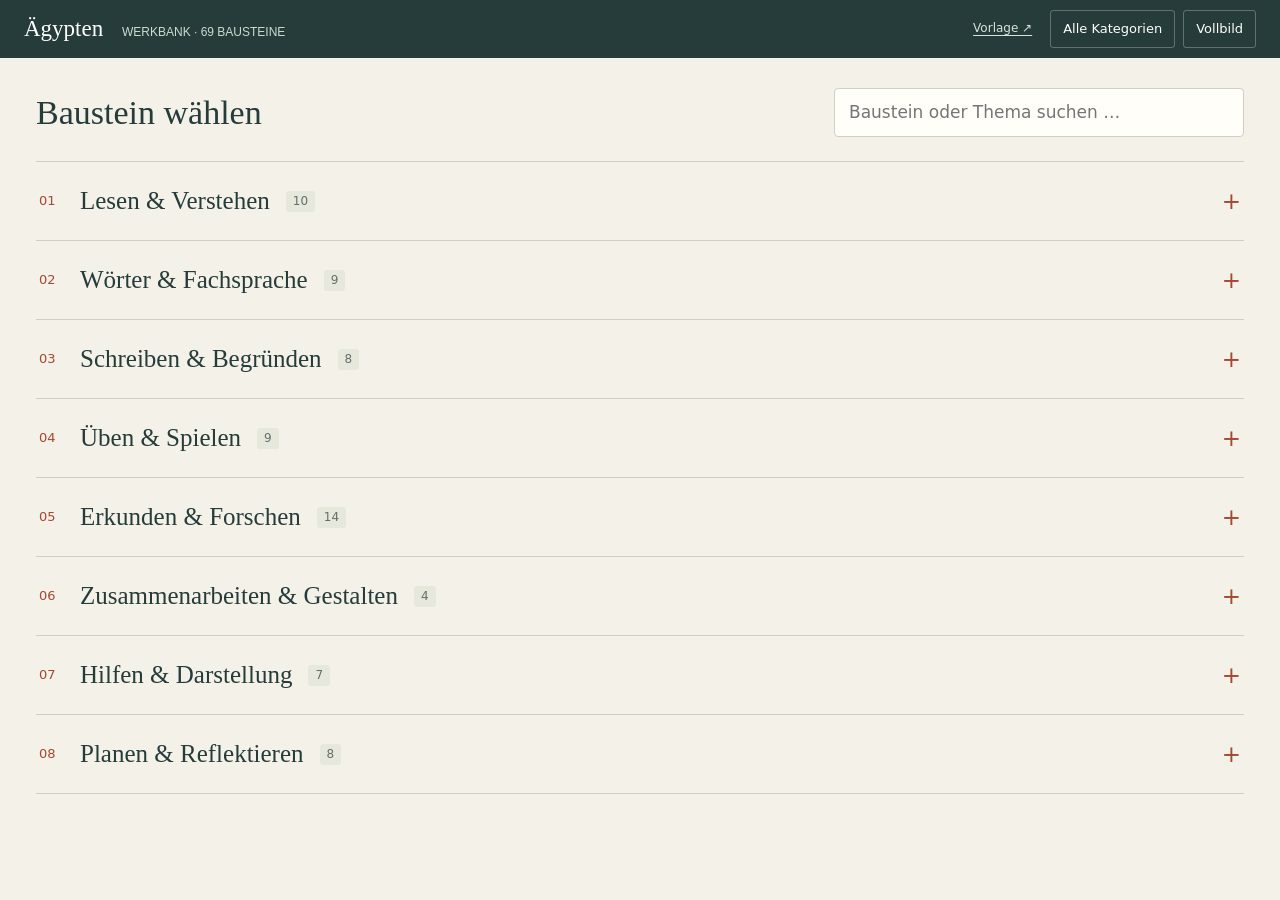
<file: public/index.html>
<!doctype html>
<html lang="de">
<head>
<meta charset="utf-8">
<meta name="viewport" content="width=device-width,initial-scale=1">
<title>Ägypten · Werkbank</title>
<meta name="description" content="69 interaktive Lernbausteine zum alten Ägypten – zum Lesen, Üben, Forschen und Gestalten.">
<link rel="stylesheet" href="css/werkbank.css">
<link rel="icon" href="data:image/svg+xml,%3Csvg xmlns=%27http://www.w3.org/2000/svg%27 viewBox=%270 0 64 64%27%3E%3Crect width=%2764%27 height=%2764%27 rx=%278%27 fill=%27%23263c3a%27/%3E%3Cpath d=%27M8 49 32 12 56 49Z%27 fill=%27%23efe0d3%27/%3E%3C/svg%3E">
</head>
<body>
<a href="#main" class="skip">Zur Arbeitsfläche</a>
<header class="topbar">
<div class="brand">Ägypten <span>WERKBANK · 69 BAUSTEINE</span>
</div>
<div class="top-actions">
<a href="https://ge6-aegypten.netlify.app/" target="_blank" rel="noopener">Vorlage ↗</a>
<button type="button" id="overview-button">Alle Kategorien</button>
<button type="button" id="fullscreen">Vollbild</button>
</div>
</header>
<nav class="worknav" aria-label="Baustein wechseln" hidden>
<select class="cat-select" id="category-select" aria-label="Kategorie">
</select>
<select class="item-select" id="item-select" aria-label="Baustein">
</select>
<div class="step-control">
<button type="button" id="previous" aria-label="Vorheriger Baustein">←</button>
<span id="position">
</span>
<button type="button" id="next" aria-label="Nächster Baustein">→</button>
</div>
</nav>
<main id="main">
<section class="overview" id="overview">
<div class="overview-head">
<h1>Baustein wählen</h1>
<input type="search" id="search" placeholder="Baustein oder Thema suchen …" aria-label="Baustein oder Thema suchen">
</div>
<p id="search-count" class="search-count" role="status" hidden>
</p>
<div id="categories">
</div>
</section>
<section id="workpage" class="workpage" hidden>
<header class="workhead">
<div>
<div id="topic" class="topic">
</div>
<h1 id="work-title" tabindex="-1">
</h1>
<p id="task">
</p>
</div>
<div class="small-actions">
<button type="button" class="button" id="reset">Neu starten</button>
<button type="button" class="button" id="export">HTML herunterladen</button>
</div>
</header>
<p id="export-status" class="feedback" role="status" hidden>
</p>
<div id="activity-host">
</div>
</section>
</main>
<script defer src="js/bilder.js">
</script>
<script defer src="js/grundlagen.js">
</script>
<script defer src="js/bausteine-01-25.js">
</script>
<script defer src="js/bausteine-26-44.js">
</script>
<script defer src="js/bausteine-45-69.js">
</script>
<script defer src="js/export.js">
</script>
<script defer src="js/app.js">
</script>
<noscript>
<p>Bitte aktiviere JavaScript, um die Lernbausteine zu nutzen.</p>
</noscript>
</body>
</html>
</file>
<file: public/css/werkbank.css>
:root{--paper:#f4f1e9;--card:#fffef9;--ink:#263c3a;--muted:#63706a;--line:#cfcfc2;--accent:#a44932;--soft:#efe0d3;--teal:#205c59;--green:#e3efdf;--red:#fae4dc;--focus:#145aa5;font-family:'Avenir Next','Segoe UI',system-ui,sans-serif;color:var(--ink);background:var(--paper);font-size:17px;line-height:1.6;color-scheme:light}*{box-sizing:border-box}body{margin:0}button,input,select,textarea{font:inherit;color:inherit}button,summary{cursor:pointer}button:disabled{opacity:.45;cursor:not-allowed}button,input,select,textarea{max-width:100%}a{color:var(--teal);text-underline-offset:3px}h1,h2,h3,p,figure{margin:0}h1{font-family:Georgia,serif;font-weight:500;font-size:clamp(28px,3.2vw,42px);line-height:1.18}h2{font-size:21px;line-height:1.4;font-weight:650}h3{font-size:18px}p+p{margin-top:14px}small,figcaption{font-size:13px;color:var(--muted)}[hidden]{display:none!important}:focus-visible{outline:3px solid var(--focus);outline-offset:3px}.skip{position:fixed;top:-80px;left:12px;background:#fff;padding:10px;z-index:100}.skip:focus{top:10px}.topbar{min-height:58px;padding:9px 24px;background:var(--ink);color:#fff;display:flex;align-items:center;justify-content:space-between;gap:16px;position:sticky;top:0;z-index:20}.brand{font-family:Georgia,serif;font-size:23px}.brand span{font:12px 'Avenir Next','Segoe UI',sans-serif;color:#ced9d1;margin-left:13px}.top-actions{display:flex;gap:8px;align-items:center}.topbar button{border:1px solid #ffffff45;background:transparent;color:white;padding:5px 12px;min-height:38px;border-radius:3px;font-size:13px}.topbar a{color:#d9e2dc;font-size:12px;margin-right:10px}.worknav{display:flex;align-items:center;gap:12px;padding:10px 24px;border-bottom:1px solid var(--line);background:var(--paper);position:sticky;top:58px;z-index:15}.worknav select{height:40px;padding:4px 30px 4px 10px;border:1px solid var(--line);border-radius:3px;background:var(--card);min-width:0}.worknav .cat-select{flex:0 1 290px}.worknav .item-select{flex:1}.step-control{display:flex;align-items:center;gap:9px;white-space:nowrap}.step-control button{border:1px solid var(--line);background:var(--card);height:38px;width:40px;border-radius:3px}.step-control span{font-size:12px;font-variant-numeric:tabular-nums}.overview{max-width:1260px;margin:0 auto;padding:30px 26px 60px}.overview-head{display:flex;justify-content:space-between;align-items:center;gap:24px;margin-bottom:24px}.overview h1{font-size:34px}.overview input[type=search]{width:min(100%,410px);padding:10px 14px;background:var(--card);border:1px solid var(--line);border-radius:4px}.category{border-top:1px solid var(--line)}.category:last-child{border-bottom:1px solid var(--line)}.category>summary{display:flex;align-items:center;gap:16px;list-style:none;padding:19px 3px}.category>summary::-webkit-details-marker{display:none}.category>summary:after{content:'+';margin-left:auto;font-size:23px;color:var(--accent)}.category[open]>summary:after{content:'−'}.cat-number{font-size:13px;font-variant-numeric:tabular-nums;color:var(--accent);width:25px}.cat-name{font-family:Georgia,serif;font-size:25px}.cat-count{font-size:12px;color:var(--muted);background:#e7e8dc;border-radius:3px;padding:1px 7px}.category-items{display:grid;grid-template-columns:1fr 1fr;gap:0 28px;padding:0 0 22px 42px}.item-link{display:flex;align-items:center;gap:13px;border:0;border-bottom:1px solid #ddddcf;background:transparent;padding:13px 7px;text-align:left;width:100%;font-size:16px}.item-link:hover{background:var(--card)}.item-link .num{font:12px ui-monospace,monospace;color:var(--muted);min-width:24px}.item-link .name{flex:1}.item-link .arrow{color:var(--accent)}.search-count{font-size:13px;color:var(--muted);margin-bottom:10px}.workpage{padding:24px 32px 60px;min-height:calc(100vh - 110px)}.workhead{display:flex;justify-content:space-between;align-items:start;gap:25px;padding-bottom:23px;border-bottom:1px solid var(--line);margin-bottom:25px}.workhead .topic{font-size:12px;text-transform:uppercase;letter-spacing:.12em;color:var(--accent);margin-bottom:6px}.workhead p{color:var(--muted);font-size:16px;margin-top:8px}.small-actions{display:flex;gap:7px;padding-top:4px;flex-shrink:0}.small-actions button{font-size:12px;padding:6px 10px}.activity{display:grid;gap:22px;min-width:0}.activity>*{min-width:0}.button{border:1px solid var(--line);border-radius:4px;background:var(--card);padding:10px 16px;min-height:44px;line-height:1.4}.button:hover:not(:disabled){border-color:var(--accent);background:#f3e8dc}.primary{background:var(--accent);border-color:var(--accent);color:white}.primary:hover:not(:disabled){background:#8a3e2b;color:white}.selected{background:var(--soft)!important;outline:2px solid var(--accent);outline-offset:-2px}.controls{display:flex;align-items:center;gap:10px;flex-wrap:wrap}.controls label{display:flex;align-items:center;gap:10px}.stack{display:grid;gap:18px}.split{display:grid;grid-template-columns:minmax(0,1fr) minmax(0,1fr);gap:32px;align-items:start}.split>*{min-width:0}.three-columns{display:grid;grid-template-columns:repeat(3,minmax(0,1fr));gap:24px}.panel,.question{padding:24px;border:1px solid var(--line);background:var(--card);border-radius:5px;display:grid;gap:15px}.panel h2+p,.question h2+p{margin-top:0}.reading{padding:27px 30px;background:var(--card);border:1px solid var(--line);border-radius:5px;line-height:1.85;font-size:20px}.reading h2{margin-bottom:20px}.reading p{max-width:95ch}.sentence-no{font-size:12px;color:var(--accent);display:inline-block;min-width:25px;vertical-align:super}.text-sentence{display:block;border:0;border-bottom:1px solid var(--line);background:none;width:100%;text-align:left;padding:16px 9px;line-height:1.85}.text-sentence:last-child{border:0}.text-sentence:hover{background:var(--paper)}.field{display:grid;gap:7px;font-weight:600}.field>span{font-size:15px}textarea,input[type=text],input[type=search],select{background:var(--card);border:1px solid var(--line);border-radius:4px;padding:10px 12px}textarea{width:100%;min-height:116px;resize:vertical;line-height:1.65;font-weight:400}input[type=range]{accent-color:var(--accent)}input[type=checkbox]{width:21px;height:21px;accent-color:var(--accent);flex-shrink:0}.check{display:flex;align-items:center;gap:12px;padding:10px 0;font-size:16px}.feedback{padding:14px 18px;background:#e4eae2;border-radius:4px;color:#233d35}.feedback.good,.correct{background:var(--green)!important;border-color:#438149!important}.feedback.bad,.incorrect{background:var(--red)!important;border-color:#ac4a30!important}.help{border:1px solid var(--line);background:var(--card);border-radius:4px}.help>summary{padding:13px 17px;font-weight:650}.help>p,.help>div,.help>article,.help>ol{margin:0;padding:18px}.help .reading{border:0}.flash{font-family:Georgia,serif;font-size:clamp(28px,5vw,64px);line-height:1.4;background:var(--card);padding:40px 30px;min-height:190px;display:grid;place-items:center;text-align:center;border:1px solid var(--line);border-radius:6px}.choice-grid,.quiz-grid,.vocab-table{display:grid;grid-template-columns:repeat(auto-fit,minmax(min(100%,310px),1fr));gap:22px}.word-token{font:inherit;padding:1px 3px;min-height:0;border:none;background:none;display:inline;line-height:1.7;border-radius:1px}.missed{outline:2px dashed #8b7134}.term{border:0;background:transparent;text-decoration:underline dotted;text-underline-offset:5px;color:var(--teal);font:inherit;padding:0}.focus-line{background:#f5e6bd;outline:5px solid #f5e6bd}.audio-line{display:grid;grid-template-columns:45px 1fr;gap:16px;align-items:center;background:var(--card);padding:18px}.memory-grid{display:grid;grid-template-columns:repeat(4,minmax(0,1fr));gap:18px}.memory-card{min-height:145px;padding:18px;background:var(--teal);color:white;font-size:21px;overflow-wrap:anywhere}.memory-card.done{background:var(--green);color:var(--ink)}.sentence-build{border:2px dashed var(--line);min-height:100px;padding:20px;display:flex;align-items:center;flex-wrap:wrap;gap:8px;background:var(--card)}.word-bank{display:flex;flex-wrap:wrap;gap:9px}.word-card{background:var(--card);display:grid;gap:18px;padding:28px;border:1px solid var(--line)}.word-card h2{font-family:Georgia,serif;font-size:38px}.word-image{width:100%;max-height:310px;object-fit:cover;border-radius:4px}.source-image{width:100%;max-height:350px;object-fit:cover;display:block;border-radius:4px}figcaption{margin-top:7px}.relationship-list{list-style:none;padding:0;display:grid;gap:10px}.relationship-list li{display:flex;align-items:center;justify-content:space-between;gap:15px;padding:15px;background:var(--card);border:1px solid var(--line)}.match-row{display:grid;grid-template-columns:1fr 1.5fr;gap:20px;align-items:center;background:var(--card);padding:20px;border:1px solid var(--line);border-radius:4px}.balance{font:32px Georgia,serif;text-align:center;border-block:1px solid var(--line);padding:20px}.argument-row{display:flex;gap:15px;align-items:center;justify-content:space-between}.gap-line{line-height:2.6}.gap-line input{width:200px;line-height:1.4}.order-list{list-style:none;padding:0;margin:0;display:grid;gap:12px}.order-list li{display:flex;gap:18px;align-items:center;padding:15px 20px;background:var(--card);border:1px solid var(--line);border-radius:4px}.order-text{flex:1}.order-no{font:25px Georgia;color:var(--accent)}.letter-grid{display:grid;grid-template-columns:repeat(10,minmax(0,1fr));gap:5px;width:min(100%,640px)}.letter{aspect-ratio:1;padding:4px;min-height:0;font:600 clamp(15px,2vw,23px) ui-monospace,monospace}.found{background:var(--green)!important}.quizboard,.bingo-grid{display:grid;grid-template-columns:repeat(3,minmax(0,1fr));gap:12px}.quizboard h2{font-size:17px;text-align:center}.quizcell{min-height:100px;background:var(--teal);color:white;font:40px Georgia,serif}.bingo-cell{min-height:100px}.bars{display:grid;gap:20px}.bar-row{display:grid;grid-template-columns:150px 1fr 100px;gap:20px;align-items:center;margin-bottom:18px}.model-bar{background:#deded0;border-radius:3px;height:30px;overflow:hidden}.model-bar span{display:block;height:100%;background:var(--teal);transition:width .2s}.range-label{display:grid;gap:15px;font-weight:600}.range-label input{width:100%}.range-label output{font:32px Georgia;color:var(--accent)}.notice{font-size:14px;color:var(--muted)}table{width:100%;border-collapse:collapse;background:var(--card)}th,td{text-align:left;padding:14px;border:1px solid var(--line)}th{background:#e5e6d9}.table-scroll{overflow-x:auto}.egypt-map{position:relative;min-height:520px;background:#e7d4ac;border:1px solid #ccb787;border-radius:5px;overflow:hidden}.nile-river{position:absolute;left:48%;top:17%;height:85%;width:7%;background:#609eae;transform:rotate(-5deg);border-radius:40%}.map-north{position:absolute;top:10px;left:20px;font-size:14px}.map-desert{position:absolute;top:49%;left:9%;letter-spacing:.2em;color:#8e713f}.map-place{position:absolute;transform:translate(-20%,-50%);border:2px solid var(--teal);border-radius:4px;background:var(--card);padding:7px 14px;font-weight:650}.timeline{border-left:3px solid var(--teal);display:grid;gap:15px;padding-left:22px}.timeline-event{text-align:left;padding:20px}.judgement-image{width:100%;max-height:480px;object-fit:contain;background:white;display:block}.story-panel{display:grid;gap:18px;padding:36px;border:1px solid var(--line);background:var(--card);min-height:300px}.story-panel h2{font:32px Georgia;line-height:1.4}.metrics{display:grid;grid-template-columns:repeat(3,1fr);gap:18px}.metrics>div{padding:20px 24px;border:1px solid var(--line);background:var(--card)}.metrics strong{display:block;font:38px Georgia}.high-contrast{background:#fff;color:#000;border:3px solid #000}.communication-grid{display:grid;grid-template-columns:repeat(4,minmax(0,1fr));gap:15px}.communication-cell{min-height:110px;font-size:21px}.timer-display{font:100px Georgia;text-align:center;font-variant-numeric:tabular-nums;color:var(--accent)}.learning-map{display:grid;grid-template-columns:repeat(4,minmax(0,1fr));gap:22px}.station-state{white-space:pre-line;text-align:left;min-height:150px;font-size:21px}.state-1{background:var(--soft)}.state-2{background:var(--green)}.station-list{display:grid;gap:16px}.station-link{display:flex;align-items:center;gap:20px;border:1px solid var(--line);background:var(--card);padding:16px 22px}.station-link label{flex:1}.badge{font-size:12px;text-transform:uppercase;letter-spacing:.08em;color:var(--muted)}.phase-signal{padding:24px;text-align:center;background:#f1dcce;font-size:30px;font-family:Georgia}.phase-signal[data-phase='1']{background:#eee2ae}.phase-signal[data-phase='2']{background:#d5e8d3}.clue-grid{display:grid;grid-template-columns:repeat(3,1fr);gap:18px}.clue{min-height:130px;text-align:left;padding:24px}.exhibit{padding:40px;background:#fffaf0;border:1px solid #b5ac96;min-height:300px;display:grid;align-content:start;gap:20px}.exhibit h2{font:38px Georgia;line-height:1.15}.embed-hint{padding:20px;background:var(--card);border:1px solid var(--line);margin-top:20px}.empty{padding:30px}.task-only .topbar,.task-only .worknav,.task-only .small-actions,.task-only .overview{display:none!important}.task-only .workpage{min-height:100vh}
@media(min-width:1700px){.workpage{padding:28px 48px 70px}.reading{font-size:22px}.panel,.question{padding:30px}.split{gap:40px}}
@media(max-width:1000px){.worknav .cat-select{flex-basis:210px}.workpage{padding:24px}.memory-grid{grid-template-columns:repeat(3,1fr)}.three-columns{grid-template-columns:1fr}.communication-grid,.learning-map{grid-template-columns:repeat(2,minmax(0,1fr))}.workhead{gap:10px}.small-actions{flex-direction:column}.clue-grid{grid-template-columns:repeat(2,minmax(0,1fr))}}
@media(max-width:720px){.topbar{padding:8px 14px;min-height:56px}.brand{font-size:20px}.brand span,.topbar a{display:none}.topbar button{font-size:12px;padding:6px 9px}.worknav{position:static;flex-wrap:wrap;padding:12px 14px;gap:8px}.worknav .cat-select{flex:1 1 calc(100% - 140px);width:calc(100% - 140px)}.worknav .item-select{flex:1 1 100%;order:3;width:100%}.workpage{padding:20px 15px 40px}.workhead{display:block}.small-actions{flex-direction:row;margin-top:12px}.split{grid-template-columns:1fr;gap:22px}.overview{padding:24px 16px 50px}.overview-head{display:block}.overview-head input{margin-top:17px;width:100%}.category-items{grid-template-columns:1fr;padding-left:0}.cat-name{font-size:22px}.category>summary{gap:9px}.memory-grid{grid-template-columns:repeat(2,minmax(0,1fr));gap:10px}.memory-card{font-size:17px;min-height:125px}.match-row{grid-template-columns:1fr;gap:10px}.reading{font-size:18px;padding:20px}.panel,.question{padding:18px}.order-list li{gap:9px;padding:12px}.order-list .button{padding:7px 10px;min-width:36px}.bar-row{grid-template-columns:95px 1fr 60px;gap:9px;font-size:13px}.clue-grid{grid-template-columns:1fr}.communication-cell{font-size:17px}.metrics{gap:8px}.metrics>div{padding:12px}.metrics strong{font-size:26px}.station-link{flex-wrap:wrap;padding:13px;gap:10px}.station-link label{flex:1 1 100%}.quizboard h2{font-size:13px}.quizcell{min-height:85px;font-size:30px}.gap-line input{width:150px}.flash{padding:30px 18px;font-size:32px}.story-panel{padding:24px}.controls{gap:8px}.exhibit{padding:24px}.timer-display{font-size:76px}}
@media(prefers-reduced-motion:reduce){*{scroll-behavior:auto!important;transition:none!important;animation:none!important}}
@media print{.topbar,.worknav,.small-actions,.button,.overview{display:none!important}.workpage{padding:0}.split{grid-template-columns:1fr 1fr}.reading,.panel{break-inside:avoid}textarea{min-height:120px}}

.hotspot-canvas{position:relative;width:100%;max-width:1440px;margin:auto}.hotspot-canvas img{display:block;width:100%;height:auto}.hotspot{position:absolute;transform:translate(-50%,-50%);border:2px solid white;border-radius:50%;background:var(--accent);color:white;font-weight:700;width:38px;height:38px;box-shadow:0 2px 5px #0007}.hotspot.selected{color:var(--ink)}

.match-row>*{min-width:0}.match-row select{width:100%}.question>*{min-width:0}.question select{width:100%}

.station-state,.communication-cell{overflow-wrap:anywhere}
/* Lange Fachwörter auch auf schmalen Bingokarten vollständig anzeigen. */
.bingo-cell{min-width:0;overflow-wrap:anywhere}
#export-status{margin-bottom:22px}
</file>
